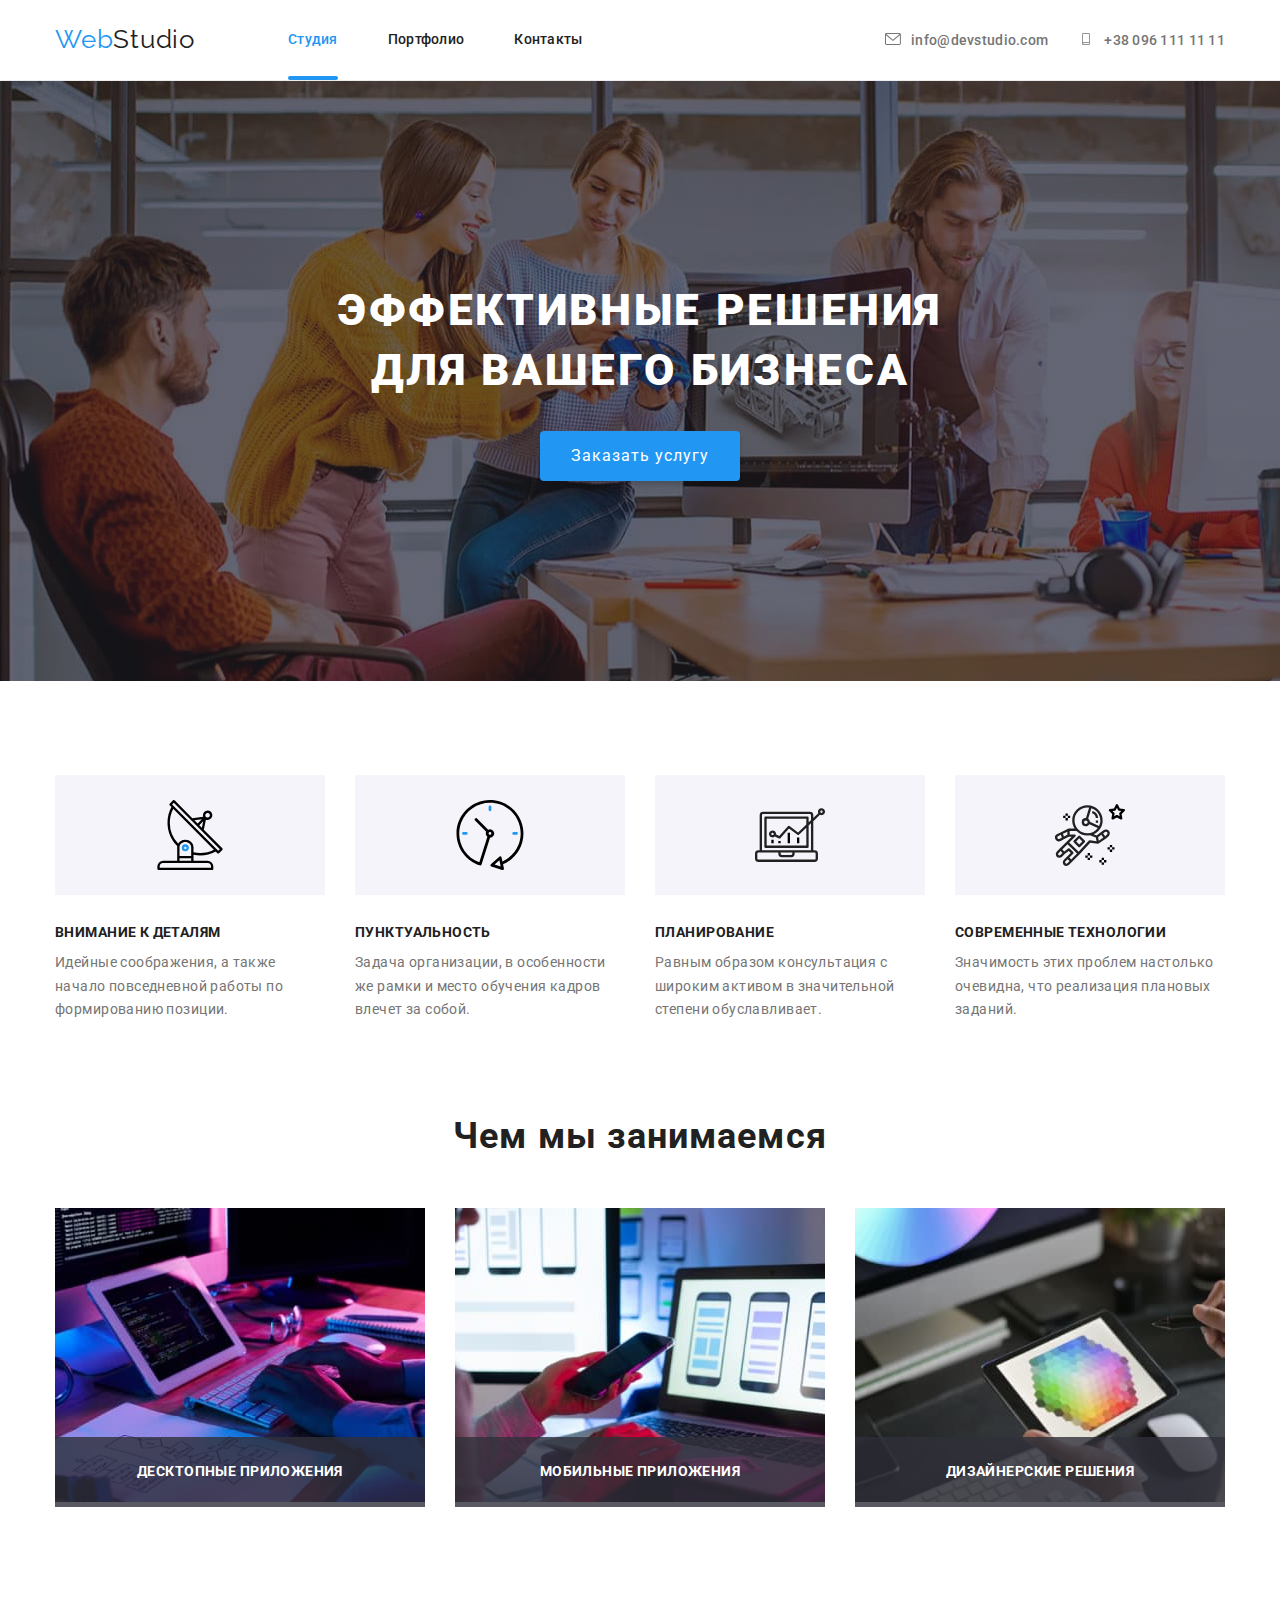
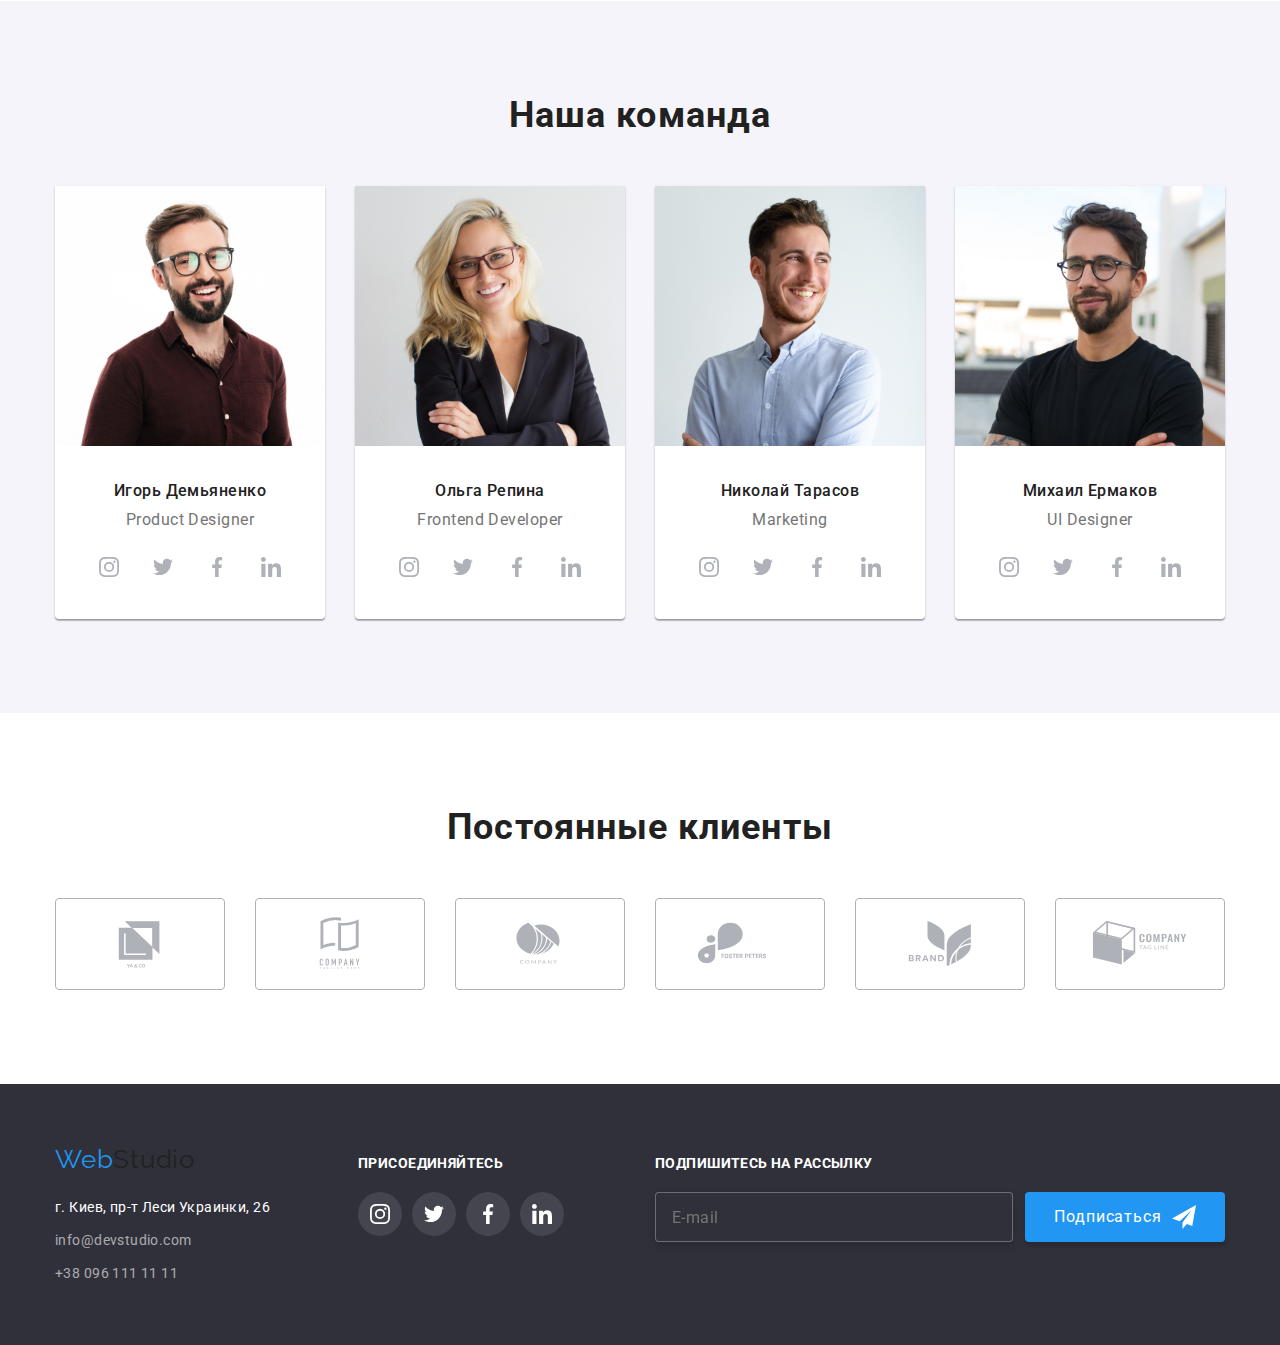
<file: index.html>
<!DOCTYPE html>
<html lang="ru">
<head>
    <meta charset="UTF-8">
    <meta http-equiv="X-UA-Compatible" content="IE=edge">
    <meta name="viewport" content="width=device-width, initial-scale=1.0">
    <title>Студия</title>
    <link href="https://fonts.googleapis.com/css2?family=Raleway:wght@700&family=Roboto:wght@400;500;700;900&display=swap"
        rel="stylesheet">
        <link rel="stylesheet"
         href="https://cdnjs.cloudflare.com/ajax/libs/modern-normalize/1.1.0/modern-normalize.min.css">
    <link rel="stylesheet" href="./css/main.min.css">
</head>
<body>

    <!-- Шапка сайта -->
    <header class="page-header">
        <div class="container page-header__container">
        <nav class="nav">
            <a href="./index.html" lang="en" class="logo"><span class="start-logo">Web</span>Studio</a>
    
            <ul class="site-nav">
                <li class="site-nav__item"><a href="./index.html" class="site-nav__link  site-nav__link--active site-nav__link--current">Студия</a></li>
                <li class="site-nav__item"><a href="./portfolio.html" class="site-nav__link">Портфолио</a></li>
                <li class="site-nav__item"><a href="" class="site-nav__link">Контакты</a></li>
            </ul>

        </nav>

        <ul class="contacts-list">
            <li class="contacts-list__item"><a href="mailto:info@devstudio.com" class="contacts-list__link"><svg class="contacts-list__icon" width="16" height="12">
                        <use href="./images/icons.svg#icon-envelope"></use>
                    </svg>info@devstudio.com</a></li>
            <li class="contacts-list__item"><a href="tel:+380961111111" class="contacts-list__link"><svg class="contacts-list__icon" width="16" height="12">
                        <use href="./images/icons.svg#icon-smartphone"></use>
                    </svg>+38 096 111 11 11</a></li>
        </ul>
        </div>
    </header>
    <main>

    <!-- Герой -->
    <section class="section hero">
        <div class="container">

        <h1 class="hero__title">Эффективные решения для вашего бизнеса</h1>
        
        <button type="button" class="hero__button button" data-modal-open>Заказать услугу</button>
        
        </div>
    </section>

    <!-- Преимущества -->

    <section class="advantages">
        <div class="container">
        <h2 class="visibility-hidden">Section skils</h2>
        <ul class="advantages__list">
            <li class="advantages__item">
                <div class="box-icons">
                <svg class="advantages__icons">
                    <use href="./images/icons.svg#icon-antenna"></use>
                    
                </svg>
                </div>
                <h3 class="advantages__title">Внимание к деталям</h3>
                <p class="advantages__text">Идейные соображения, а также начало повседневной работы по формированию позиции.</p>
            </li>
            <li class="advantages__item">
                <div class="box-icons">
                    <svg class="advantages__icons">
                        <use href="./images/icons.svg#icon-clock">
                        </use>
                    </svg>
                </div>
                <h3 class="advantages__title">Пунктуальность</h3>
                <p class="advantages__text">Задача организации, в особенности же рамки и место обучения кадров влечет за собой.</p>
            </li>
            <li class="advantages__item">
                <div class="box-icons">
                    <svg class="advantages__icons">
                        <use href="./images/icons.svg#icon-diagram">
                            
                        </use>
                    </svg>
                </div>
                <h3 class="advantages__title">Планирование</h3>
                <p class="advantages__text">Равным образом консультация с широким активом в значительной степени обуславливает.</p>
            </li>
            <li class="advantages__item">
                <div class="box-icons">
                    <svg class="advantages__icons">
                        <use href="./images/icons.svg#icon-astronaut">
                            
                        </use>
                    </svg>
                </div>
                <h3 class="advantages__title">Современные технологии</h3>
                <p class="advantages__text">Значимость этих проблем настолько очевидна, что реализация плановых заданий.</p>
            </li>
        </ul>
        </div>
    </section>

    <!-- Чем мы занимаемся -->

    <section class="section-works">
        <div class="container">

        <h2 class="section-title">Чем мы занимаемся</h2>

        <ul class="works">
            <li class="works__item">
                <div class="works__tumb">
                    <img src="./images/box_1.jpg" alt="Десктопные приложения" width=370>
                    <div class="works__text--absolute"><p class="works__text">Десктопные приложения</p></div>
                </div>
            </li>
            <li class="works__item">
                <div class="works__tumb">
                    <img src="./images/img.jpg" alt="Мобильные приложения" width=370>
                    <div class="works__text--absolute"><p class="works__text">Мобильные приложения</p></div>
                </div>
            </li>
            <li class="works__item">
                <div class="works__tumb"><img src="./images/img_1.jpg" alt="Дизайнерские решения" width=370>
                    <div class="works__text--absolute"><p class="works__text">Дизайнерские решения</p></div>
                </div>
            </li>
        </ul>
        </div>
    </section>

    <!-- Команда -->

    <section class="section-command">
        <div class="container">
        <h2 class="command__title">Наша команда</h2>
        <ul class="command">
            <li class="command__item">
                
                    <div class="member">
                        <img src="./images/ihor_demyanenko.jpg" alt="Игорь Демьяненко" width=270>
                        </div>
                        <div class="member__content">
                <h3 class="member__name">Игорь Демьяненко</h3>
                <p class="member__speciality" lang="en">Product Designer</p>
                
                <ul class="social-networks">
                    <li class="social-networks__item">
                        <a href="https://www.instagram.com/" class="social-networks__link"><svg class="social-networks__ikons">
                                <use href="./images/icons.svg#icon-instagram"></use>
                
                            </svg></a>
                    </li>
                    <li class="social-networks__item"><a href="https://twitter.com/" class="social-networks__link"><svg
                                class="social-networks__ikons">
                                <use href="./images/icons.svg#icon-twitter"></use>
                
                            </svg></a>
                    </li>
                    <li class="social-networks__item"><a href="https://www.facebook.com/" class="social-networks__link"><svg
                                class="social-networks__ikons">
                                <use href="./images/icons.svg#icon-facebook"></use>
                
                            </svg></a>
                    </li>
                    <li class="social-networks__item"><a href="https://www.linkedin.com/" class="social-networks__link"><svg
                                class="social-networks__ikons">
                                <use href="./images/icons.svg#icon-linkedin"></use>
                
                            </svg></a>
                    </li>
                </ul>
                </div>
            </li>

            <li class="command__item">
                
                    <div class="member">
                        <img src="./images/olga_repina.jpg" alt="Ольга Репина" width=270>
                    </div>
                    <div class="member__content">
                <h3 class="member__name">Ольга Репина</h3>
                <p class="member__speciality" lang="en">Frontend Developer</p>
                
                <ul class="social-networks">
                    <li class="social-networks__item">
                        <a href="https://www.instagram.com/" class="social-networks__link"><svg class="social-networks__ikons">
                                <use href="./images/icons.svg#icon-instagram"></use>
                
                            </svg></a>
                    </li>
                    <li class="social-networks__item"><a href="https://twitter.com/" class="social-networks__link"><svg
                                class="social-networks__ikons">
                                <use href="./images/icons.svg#icon-twitter"></use>
                
                            </svg></a>
                    </li>
                    <li class="social-networks__item"><a href="https://www.facebook.com/" class="social-networks__link"><svg
                                class="social-networks__ikons">
                                <use href="./images/icons.svg#icon-facebook"></use>
                
                            </svg></a>
                    </li>
                    <li class="social-networks__item"><a href="https://www.linkedin.com/" class="social-networks__link"><svg
                                class="social-networks__ikons">
                                <use href="./images/icons.svg#icon-linkedin"></use>
                
                            </svg></a>
                    </li>
                </ul>
                </div>
            </li>

            <li class="command__item">
                
                    <div class="member">
                        <img src="./images/nikolay_tarasov.jpg" alt="Николай Тарасов" width=270>
                    </div>
                    <div class="member__content">
                <h3 class="member__name">Николай Тарасов</h3>
                <p class="member__speciality" lang="en">Marketing</p>
                
                <ul class="social-networks">
                    <li class="social-networks__item">
                        <a href="https://www.instagram.com/" class="social-networks__link"><svg class="social-networks__ikons">
                                <use href="./images/icons.svg#icon-instagram"></use>
                                
                            </svg></a>
                    </li>
                    <li class="social-networks__item"><a href="https://twitter.com/" class="social-networks__link"><svg class="social-networks__ikons">
                                <use href="./images/icons.svg#icon-twitter"></use>
                                
                            </svg></a>
                    </li>
                    <li class="social-networks__item"><a href="https://www.facebook.com/" class="social-networks__link"><svg class="social-networks__ikons">
                                <use href="./images/icons.svg#icon-facebook"></use>
                            
                            </svg></a>
                    </li>
                    <li class="social-networks__item"><a href="https://www.linkedin.com/" class="social-networks__link"><svg class="social-networks__ikons">
                                <use href="./images/icons.svg#icon-linkedin"></use>
                                
                            </svg></a>
                    </li>
                </ul>
                </div>
            </li>

            <li class="command__item">
                
                    <div class="member">
                        <img src="./images/mikhail_ermakov.jpg" alt="Михаил Ермаков" width=270>
                    </div>
                    <div class="member__content">
                <h3 class="member__name">Михаил Ермаков</h3>
                <p class="member__speciality" lang="en">UI Designer</p>
                
                <ul class="social-networks">
                    <li class="social-networks__item">
                        <a href="https://www.instagram.com/" class="social-networks__link"><svg class="social-networks__ikons">
                                <use href="./images/icons.svg#icon-instagram"></use>
                
                            </svg></a>
                    </li>
                    <li class="social-networks__item"><a href="https://twitter.com/" class="social-networks__link"><svg
                                class="social-networks__ikons">
                                <use href="./images/icons.svg#icon-twitter"></use>
                
                            </svg></a>
                    </li>
                    <li class="social-networks__item"><a href="https://www.facebook.com/" class="social-networks__link"><svg
                                class="social-networks__ikons">
                                <use href="./images/icons.svg#icon-facebook"></use>
                
                            </svg></a>
                    </li>
                    <li class="social-networks__item"><a href="https://www.linkedin.com/" class="social-networks__link"><svg
                                class="social-networks__ikons">
                                <use href="./images/icons.svg#icon-linkedin"></use>
                
                            </svg></a>
                    </li>
                </ul>
                </div>
            </li>
        </ul>
        </div>
    </section>

    <!-- Постоянные клиенты -->

    <section class="section-clients">
        <div class="container">
    
            <h2 class="section-title">Постоянные клиенты</h2>
    
            <ul class="clients">
                <li class="clients__item"><a href="" class="clients__link"><svg class="clients__icon">
                        <use href="./images/icons.svg#icon-Logo1"></use>
                        
                    </svg></a>
                </li>
                <li class="clients__item"><a href="" class="clients__link"><svg class="clients__icon">
                            <use href="./images/icons.svg#icon-Logo2"></use>
                            
                        </svg></a>
                </li>
                <li class="clients__item"><a href="" class="clients__link"><svg class="clients__icon">
                            <use href="./images/icons.svg#icon-Logo3"></use>
                            
                        </svg></a>
                </li>
                <li class="clients__item"><a href="" class="clients__link"><svg class="clients__icon">
                            <use href="./images/icons.svg#icon-Logo4"></use>
                            
                        </svg></a>
                </li>
                <li class="clients__item"><a href="" class="clients__link"><svg class="clients__icon">
                            <use href="./images/icons.svg#icon-Logo5"></use>
                            
                        </svg></a>
                </li>
                <li class="clients__item"><a href="" class="clients__link"><svg class="clients__icon">
                            <use href="./images/icons.svg#icon-Logo6"></use>
                        </svg></a>
                </li>
                
            </ul>
        </div>
    </section>

    </main>

    <!-- Подвал -->

    <footer>
        <div class="container">
            <div class="footer">
                <div>
                    <a href="./index.html" lang="en" class="logo footer-logo"><span class="start-logo">Web</span>Studio</a>
                    
                    <address class="address">
                    
                        <p class="address__postal">г. Киев, пр-т Леси Украинки, 26</p>
                        <a href="mailto:info@devstudio.com" class="address__connect mail">info@devstudio.com</a>
                        <a href="tel:+380961111111" class="address__connect tel">+38 096 111 11 11</a>
                    </address>
                </div>
                <div class="footer__list-box">
                    <p class="footer__title">присоединяйтесь</p>
                    <ul class="footer__list">
                        <li class="footer__item">
                            <a href="https://www.instagram.com/" class="footer__social--link"><svg class="footer__social-network">
                                    <use href="./images/icons.svg#icon-instagram"></use>
                                     
                                </svg></a>
                        </li>
                        <li class="footer__item"><a href="https://twitter.com/" class="footer__social--link"><svg class="footer__social-network">
                                    <use href="./images/icons.svg#icon-twitter"></use>
                                </svg></a>
                        </li>
                        <li class="footer__item"><a href="https://www.facebook.com/" class="footer__social--link"><svg class="footer__social-network">
                                    <use href="./images/icons.svg#icon-facebook">
                                    </use>
                                </svg></a>
                        </li>
                        <li class="footer__item"><a href="https://www.linkedin.com/" class="footer__social--link"><svg class="footer__social-network">
                                    <use href="./images/icons.svg#icon-linkedin"></use>
                                </svg></a>
                        </li>
                    </ul>
                </div>
                <form class="footer__form">
                    <label for="footer-email" class="footer__label">Подпишитесь на рассылку</label>
                        <div class="footer__form-box">
                            <input type="email" id="footer-email" name="email" placeholder="E-mail" class="footer__input">
                            <button type="submit" class="footer__button button">Подписаться<svg class="footer__button--ikon">
                                <use href="./images/icons.svg#icon-icon-send">
                                </use>
                            </svg></button>
                        </div>
                </form>
            </div>
        
        </div>
    </footer>

    <div class="backdrop is-hidden" data-modal>
        <div class="modal">
            <button type="button" class="close-btn" data-modal-close><svg class="close-btn__icon">
                <use href="./images/icons.svg#icon-close-black"></use>
            </svg>
        </button>
        <p class="modal__title">Оставьте свои данные, мы вам перезвоним</p>
        <form action="" class="modal__form">
            
                <label for="user-name" class="modal__label">Имя</label>
                <div class="modal__input-box">
                <input type="name" id="user-name" name="user-name" placeholder="" class="modal__input">
                <svg class="modal__ikon">
                    <use href="./images/icons.svg#icon-person-black"></use>
                </svg>
            </div>
            
                <label for="user-tel" class="modal__label">Телефон</label>
                <div class="modal__input-box">
                <input type="tel" id="user-tel" name="user-tel" placeholder="" class="modal__input">
                <svg class="modal__ikon">
                    <use href="./images/icons.svg#icon-phone-black-18dp-1"></use>
                </svg>
            </div>
            
                <label for="user-email" class="modal__label">Почта</label>
                <div class="modal__input-box">
                <input type="email" id="user-email" name="user-email" placeholder="" class="modal__input">
                <svg class="modal__ikon">
                    <use href="./images/icons.svg#icon-email-black"></use>
                </svg>
            </div>
            <label for="user-comment" class="modal__label">Комментарий</label>
            <textarea type="text" id="user-comment" name="user-comment" placeholder="Введите текст" rows="5" class="modal__comment"></textarea>
            <div class="checkbox__tumb">
            <label for="checkbox" class="checkbox__label"><input type="checkbox" name="checkbox" id="checkbox" value="Соглашаюсь с рассылкой и принимаю" class="checkbox visibility-hidden">
            <span class="check"></span>Соглашаюсь с рассылкой и принимаю  <a href="" class="checkbox__link">Условия договора</a></label>
            </div>
            <button type="submit" class="modal-button button"><span class="modal-button-text">Отправить</span></button>
            
        </form>
        </div>
       
    </div>
    <script src="./js/modal.js"></script>
</body>
</html>
</file>
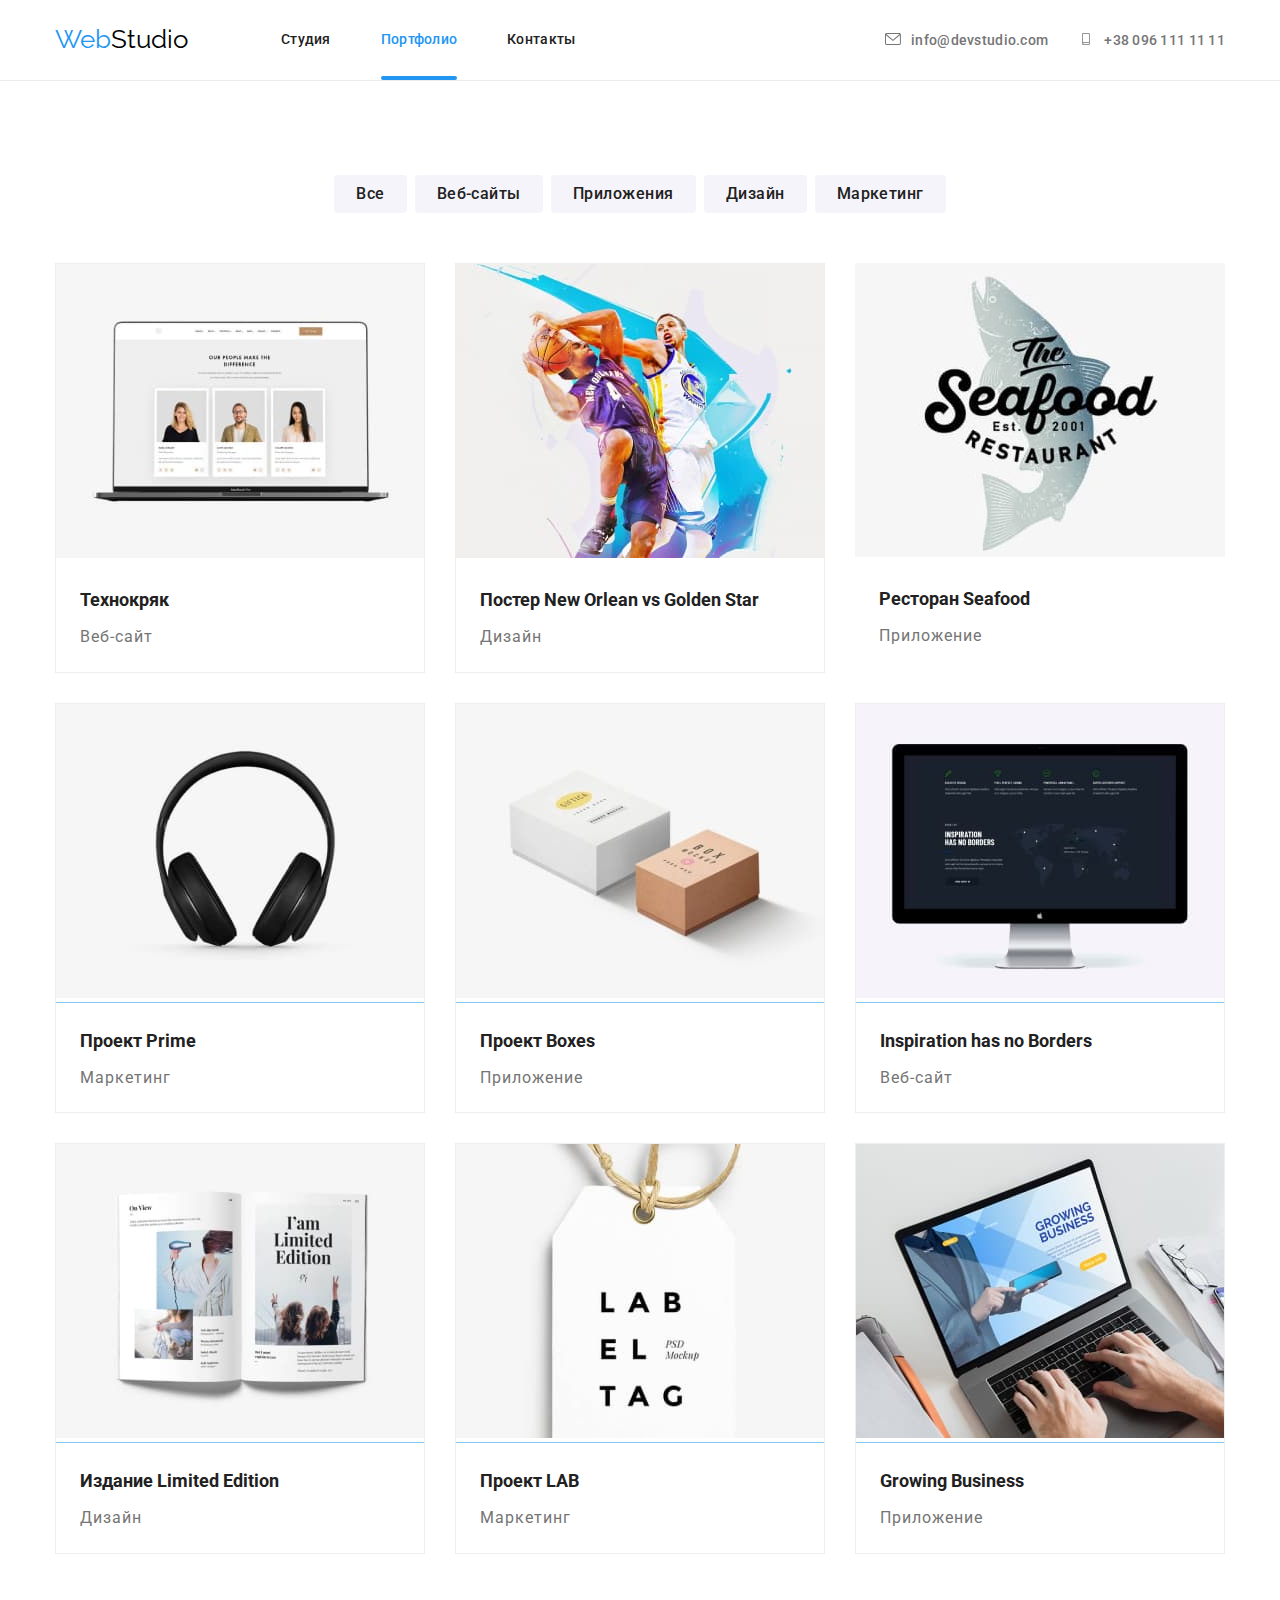
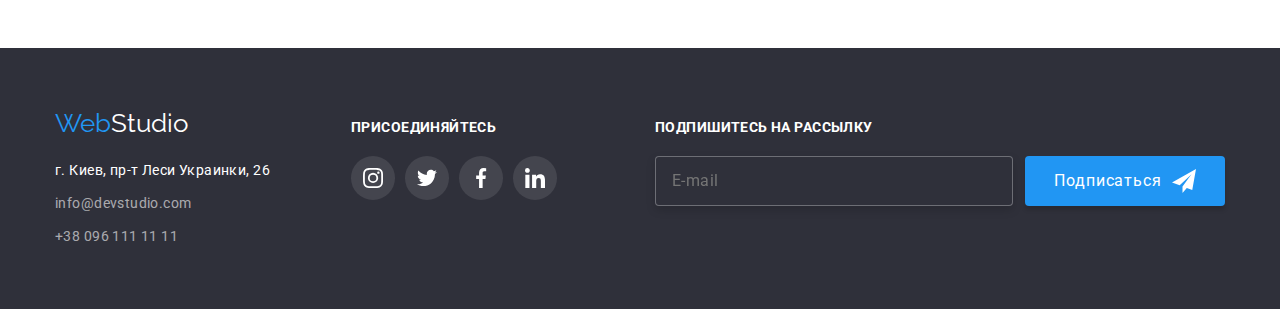
<file: portfolio.html>
<!DOCTYPE html>
<html lang="ru">

<head>
    <meta charset="UTF-8">
    <meta http-equiv="X-UA-Compatible" content="IE=edge">
    <meta name="viewport" content="width=device-width, initial-scale=1.0">
    <title>Студия</title>
    <link href="https://fonts.googleapis.com/css2?family=Raleway:wght@700&family=Roboto:wght@400;500;700;900&display=swap"
        rel="stylesheet">
        <link rel="stylesheet"
         href="https://cdnjs.cloudflare.com/ajax/libs/modern-normalize/1.1.0/modern-normalize.min.css">
    <link rel="stylesheet" href="./css/styles.css">
</head>

<body>

    <!-- Шапка сайта -->
<header class="page-header">
    <div class="container page-header__container">
        <nav class="nav">
            <a href="./index.html" lang="en" class="logo"><span class="start-logo">Web</span>Studio</a>

            <ul class="site-nav">
                <li class="site-nav__item"><a href="./index.html"
                        class="site-nav__link">Студия</a></li>
                <li class="site-nav__item"><a href="./portfolio.html" class="site-nav__link site-nav__link--active site-nav__link--current">Портфолио</a></li>
                <li class="site-nav__item"><a href="" class="site-nav__link">Контакты</a></li>
            </ul>

        </nav>

        <ul class="contacts-list">
            <li class="contacts-list__item"><a href="mailto:info@devstudio.com" class="contacts-list__link"><svg
                        class="contacts-list__icon" width="16" height="12">
                        <use href="./images/icons.svg#icon-envelope"></use>
                    </svg>info@devstudio.com</a></li>
            <li class="contacts-list__item"><a href="tel:+380961111111" class="contacts-list__link"><svg
                        class="contacts-list__icon" width="16" height="12">
                        <use href="./images/icons.svg#icon-smartphone"></use>
                    </svg>+38 096 111 11 11</a></li>
        </ul>
    </div>
</header>


    <main class="portfolio">

        <h1 class="visibility-hidden">Portfolio</h1>

        <section class="section-button">
        <div class="container">
        <ul class="list-buttons">
            <li class="list-buttons__item"><button type="button" class="list-buttons__btn">Все</button></li>
            <li class="list-buttons__item"><button type="button" class="list-buttons__btn">Веб-сайты</button></li>
            <li class="list-buttons__item"><button type="button" class="list-buttons__btn">Приложения</button></li>
            <li class="list-buttons__item"><button type="button" class="list-buttons__btn">Дизайн</button></li>
            <li class="list-buttons__item"><button type="button" class="list-buttons__btn">Маркетинг</button></li>
        </ul>
        
        <h2 class="visibility-hidden">Наши работы</h2>
        <ul class="cards">

            <li class="cards__item">
               <div class="card">
                <div class="card-hover-overlay"><img src="./images/portfolio_img_1.jpg" alt="Технокряк" width=370>
                <div class="hover-overlay">
                    <p class="hover-overlay-text">Технокряк это современная площадка распространения коронавируса. Компании используют
                        эту платформу для цифрового
                        шпионажа и атак на защищённые сервера конкурентов.</p>
                </div>
            </div>
                <div class="card__content">
                <h3 class="card__title">Технокряк</h3>
                <p class="card__text">Веб-сайт</p>
            </div>
            </div>
            
            </li>
            <li class="cards__item">
                <div class="card">
                    <div class="card-hover-overlay"><img src="./images/portfolio_img_2.jpg" alt="Постер New Orlean vs Golden Star" width=370>
                        <div class="hover-overlay">
                            <p class="hover-overlay-text">Технокряк это современная площадка распространения коронавируса. Компании
                                используют
                                эту платформу для цифрового
                                шпионажа и атак на защищённые сервера конкурентов.</p>
                        </div>
                </div>
                <div class="card__content">
                    <h3 class="card__title">Постер New Orlean vs Golden Star</h3>
                    <p class="card__text">Дизайн</p>
                </div>
                </div>
            </li class="cards__item">
            <li>
                <div class="card">
                    <div class="card-hover-overlay"><img src="./images/portfolio_img_3.jpg" alt="Ресторан Seafood" width=370>
                        <div class="hover-overlay">
                            <p class="hover-overlay-text">Технокряк это современная площадка распространения коронавируса. Компании
                                используют
                                эту платформу для цифрового
                                шпионажа и атак на защищённые сервера конкурентов.</p>
                        </div>
                </div>
                <div class="card__content">
                    <h3 class="card__title">Ресторан Seafood</h3>
                    <p class="card__text">Приложение</p>
                </div>
                </div>
            </li>
            <li class="cards__item">
                <div class="card">
                    <div class="card-hover-overlay"><img src="./images/portfolio_img_4.jpg" alt="Проект Prime" width=370>
                        <div class="hover-overlay">
                            <p class="hover-overlay-text">Технокряк это современная площадка распространения коронавируса. Компании
                                используют
                                эту платформу для цифрового
                                шпионажа и атак на защищённые сервера конкурентов.</p>
                        </div>
                </div>
                <div class="card__content">
                    <h3 class="card__title">Проект Prime</h3>
                    <p class="card__text">Маркетинг</p>
                </div>
                </div>
            </li>
            <li class="cards__item">
                <div class="card">
                    <div class="card-hover-overlay"><img src="./images/portfolio_img_5.jpg" alt="Проект Boxes" width=370>
                        <div class="hover-overlay">
                            <p class="hover-overlay-text">Технокряк это современная площадка распространения коронавируса. Компании
                                используют
                                эту платформу для цифрового
                                шпионажа и атак на защищённые сервера конкурентов.</p>
                        </div>
                </div>
                <div class="card__content">
                    <h3 class="card__title">Проект Boxes</h3>
                    <p class="card__text">Приложение</p>
                </div>
                </div>
            </li>
            <li class="cards__item">
                <div class="card">
                    <div class="card-hover-overlay"><img src="./images/portfolio_img_6.jpg" alt="Inspiration has no Borders" width=370>
                        <div class="hover-overlay">
                            <p class="hover-overlay-text">Технокряк это современная площадка распространения коронавируса. Компании
                                используют
                                эту платформу для цифрового
                                шпионажа и атак на защищённые сервера конкурентов.</p>
                        </div>
                </div>
                <div class="card__content">
                    <h3 class="card__title">Inspiration has no Borders</h3>
                    <p class="card__text">Веб-сайт</p>
                </div>
                </div>
            </li>
            <li class="cards__item">
                <div class="card">
                    <div class="card-hover-overlay"><img src="./images/portfolio_img_7.jpg" alt="Издание Limited Edition" width=370>
                        <div class="hover-overlay">
                            <p class="hover-overlay-text">Технокряк это современная площадка распространения коронавируса. Компании
                                используют
                                эту платформу для цифрового
                                шпионажа и атак на защищённые сервера конкурентов.</p>
                        </div>
                </div>
                <div class="card__content">
                    <h3 class="card__title">Издание Limited Edition</h3>
                    <p class="card__text">Дизайн</p>
                </div>
                </div>
            </li>
            <li class="cards__item">
                <div class="card">
                    <div class="card-hover-overlay"><img src="./images/portfolio_img_8.jpg" alt="Проект LAB" width=370>
                        <div class="hover-overlay">
                            <p class="hover-overlay-text">Технокряк это современная площадка распространения коронавируса. Компании
                                используют
                                эту платформу для цифрового
                                шпионажа и атак на защищённые сервера конкурентов.</p>
                        </div>
                </div>
                <div class="card__content">
                    <h3 class="card__title">Проект LAB</h3>
                    <p class="card__text">Маркетинг</p>
                </div>
                </div>
            </li>
            <li class="cards__item">
                <div class="card">
                    <div class="card-hover-overlay"><img src="./images/portfolio_img_9.jpg" alt="Growing Business">
                        <div class="hover-overlay">
                            <p class="hover-overlay-text">Технокряк это современная площадка распространения коронавируса. Компании
                                используют
                                эту платформу для цифрового
                                шпионажа и атак на защищённые сервера конкурентов.</p>
                        </div>
                </div>
                <div class="card__content">
                    <h3 class="card__title">Growing Business</h3>
                    <p class="card__text">Приложение</p>
                </div>
                </div>
            </li>
        </ul>
        </div>
        </section>

    </main>

    <footer>
        <div class="container">
            <div class="footer">
                <div>
                    <a href="./index.html" lang="en" class="logo footer-logo"><span class="start-logo">Web</span>Studio</a>
    
                    <address class="address">
    
                        <p class="address__postal">г. Киев, пр-т Леси Украинки, 26</p>
                        <a href="mailto:info@devstudio.com" class="address__connect mail">info@devstudio.com</a>
                        <a href="tel:+380961111111" class="address__connect tel">+38 096 111 11 11</a>
                    </address>
                </div>
                <div class="footer__list-box">
                    <p class="footer__title">присоединяйтесь</p>
                    <ul class="footer__list">
                        <li class="footer__item">
                            <a href="https://www.instagram.com/" class="footer__social--link"><svg
                                    class="footer__social-network">
                                    <use href="./images/icons.svg#icon-instagram"></use>
    
                                </svg></a>
                        </li>
                        <li class="footer__item"><a href="https://twitter.com/" class="footer__social--link"><svg
                                    class="footer__social-network">
                                    <use href="./images/icons.svg#icon-twitter"></use>
                                </svg></a>
                        </li>
                        <li class="footer__item"><a href="https://www.facebook.com/" class="footer__social--link"><svg
                                    class="footer__social-network">
                                    <use href="./images/icons.svg#icon-facebook">
                                    </use>
                                </svg></a>
                        </li>
                        <li class="footer__item"><a href="https://www.linkedin.com/" class="footer__social--link"><svg
                                    class="footer__social-network">
                                    <use href="./images/icons.svg#icon-linkedin"></use>
                                </svg></a>
                        </li>
                    </ul>
                </div>
                <form class="footer__form">
                    <label for="footer-email" class="footer__label">Подпишитесь на рассылку</label>
                    <div class="footer__form-box">
                        <input type="email" id="footer-email" name="email" placeholder="E-mail" class="footer__input">
                        <button type="submit" class="footer__button button">Подписаться<svg class="footer__button--ikon">
                                <use href="./images/icons.svg#icon-icon-send">
                                </use>
                            </svg></button>
                    </div>
                </form>
            </div>
    
        </div>
    </footer>

    

    </body>
    
    </html>
</file>
<file: css/styles.css>
:root {
  --primary-text-color: #212121;
  --title-text-color: #2196f3;
  --accent-color: #2196f3;
  --primary-white-color: #ffffff;
  --primary-black-color: #757575;
}

body {
  background-color: var(--primary-white-color);
  color: var(--primary-text-color);
  font-family: Roboto, sans-serif;
}

h1,
h2,
h3,
ul,
p {
  margin-top: 0px;
  margin-bottom: 0px;
}

ul {
  list-style: none;
  padding-left: 0;
}

h1,
h2 {
  text-align: center;
}

/* заголовки h2 */
.section-title {
  font-weight: 700;
  font-size: 36px;
  line-height: 1.16;
  text-align: center;
  letter-spacing: 0.03em;
  margin-bottom: 50px;
}

.button {
  width: 200px;
  height: 50px;
  background: #2196f3;
  box-shadow: 0px 4px 4px rgba(0, 0, 0, 0.15);
  border-radius: 4px;
  border: 0;
  display: flex;
  align-items: center;
  justify-content: center;
  margin-left: auto;
  margin-right: auto;
  cursor: pointer;
  font-size: 16px;
  line-height: 1.87;
  letter-spacing: 0.06em;
  color: var(--primary-white-color);
}

.visibility-hidden {
  visibility: hidden;
  position: absolute;
  clip: rect(0 0 0 0);
  width: 1px;
  height: 1px;
  margin: -1px;
}

.container {
  width: 1200px;
  margin-left: auto;
  margin-right: auto;
  padding-left: 15px;
  padding-right: 15px;
}
/* --------Шапка---------- */
.page-header {
  border-bottom: 1px solid #ececec;
}

.page-header__container {
  display: flex;
  align-items: center;
}

/* ---------лого------------ */
.logo {
  color: #000000;
  font-family: Raleway;
  font-size: 26px;
  line-height: 1.2;
  text-decoration: none;
  margin-right: 93px;
}

.start-logo {
  color: var(--title-text-color);
}

.footer-logo {
  margin-bottom: 20px;
  display: inline-block;
  color: var(--primary-white-color);
}

/* =======навигация=========== */

.nav {
  display: flex;
  align-items: center;
}

.site-nav {
  display: flex;
}

.site-nav__link {
  color: var(--primary-text-color);
  text-decoration: none;
  font-weight: 500;
  font-size: 14px;
  line-height: 1.14;
  letter-spacing: 0.02em;
  padding-top: 32px;
  padding-bottom: 32px;
  display: block;
  transition-property: color;
  transition-duration: 250ms;
  transition-timing-function: cubic-bezier(0.4, 0, 0.2, 1);
  position: relative;
}

.site-nav__item + .site-nav__item {
  margin-left: 50px;
}

.site-nav__link:hover,
.site-nav__link:focus {
  color: var(--accent-color);
}

.site-nav__link--active {
  color: var(--accent-color);
}

.site-nav__link--current::after {
  content: '';
  position: absolute;
  width: 100%;
  height: 4px;
  border-radius: 2px;
  background-color: var(--accent-color);
  display: block;
  bottom: 0px;
}

/*========= контакты =======*/

.contacts-list {
  display: flex;
  margin-left: auto;
}

.contacts-list__item + .contacts-list__item {
  margin-left: 30px;
}

.contacts-list__link {
  color: var(--primary-black-color);
  text-decoration: none;
  font-weight: 500;
  font-size: 14px;
  line-height: 1.14;
  letter-spacing: 0.02em;
  transition-property: color;
  transition-duration: 250ms;
  transition-timing-function: cubic-bezier(0.4, 0, 0.2, 1);
}

.contacts-list__link:hover,
.contacts-list__link:focus {
  color: var(--accent-color);
}

.contacts-list__icon {
  margin-right: 10px;
  fill: var(--primary-black-color);
  transition-property: fill;
  transition-duration: 250ms;
  transition-timing-function: cubic-bezier(0.4, 0, 0.2, 1);
}

.contacts-list__link:hover .contacts-list__icon,
.contacts-list__link:focus .contacts-list__icon {
  fill: var(--accent-color);
}

/* ================ герои=============== */
.hero {
  text-align: center;
  background-color: #2f303a;
  padding-top: 200px;
  padding-bottom: 200px;
  background-image: linear-gradient(rgba(47, 48, 58, 0.4), rgba(47, 48, 58, 0.4)),
    url(../images/hero.jpg);
}

.hero__title {
  color: var(--primary-white-color);
  font-weight: 900;
  font-size: 44px;
  line-height: 1.36;
  text-transform: uppercase;
  margin-bottom: 30px;
  margin-left: auto;
  margin-right: auto;
  width: 696px;
  letter-spacing: 0.06em;
}

/* секция скилов */

.advantages {
  padding-bottom: 94px;
  padding-top: 94px;
}

.advantages__list {
  display: flex;
  padding-left: 0;
}

.advantages__item {
  width: calc((100% - 90px) / 4);
  margin-right: 30px;
}

.advantages__item:nth-child(4n) {
  margin-right: 0;
}

.box-icons {
  width: 270px;
  height: 120px;
  background-color: #f5f4fa;
  text-align: center;
  margin-bottom: 30px;
  display: flex;
  align-items: center;
  justify-content: center;
}

.advantages__icons {
  width: 70px;
  height: 70px;
}

.advantages__title {
  font-weight: 700;
  font-size: 14px;
  line-height: 1.14;
  letter-spacing: 0.03em;
  text-transform: uppercase;
  margin-bottom: 10px;
}

.advantages__text {
  color: var(--primary-black-color);
  font-size: 14px;
  line-height: 1.71;
  letter-spacing: 0.03em;
}

/* секция Чем мы занимаемся */

.section-works {
  padding-bottom: 94px;
}

.works {
  display: flex;
  padding-left: 0;
}

.works__item {
  width: calc((100% - 60px) / 3);
  margin-right: 30px;
  display: block;
  max-width: 100%;
}

.works__item:nth-child(3n) {
  margin-right: 0;
}

.works__tumb {
  position: relative;
}

.works__text--absolute {
  position: absolute;
  width: 100%;
  height: 70px;
  bottom: 0;
  background: rgba(47, 48, 58, 0.8);
  display: flex;
  justify-content: center;
  align-items: center;
}

.works__text {
  display: block;
  font-weight: 700;
  font-size: 14px;
  line-height: 1.14;
  letter-spacing: 0.03em;
  text-transform: uppercase;
  color: #ffffff;
}

/* секция наша команда */

.section-command {
  background-color: #f5f4fa;
  margin-bottom: 0;
  padding-top: 94px;
  padding-bottom: 94px;
}

.command__title {
  margin-bottom: 50px;
  font-weight: 700;
  font-size: 36px;
  line-height: 1.16;
  text-align: center;
  letter-spacing: 0.03em;
}

.command {
  display: flex;
  padding-left: 0;
}

.command__item {
  width: calc((100% - 90px) / 4);
  margin-right: 30px;
  display: block;
  box-shadow: 0px 1px 3px rgba(0, 0, 0, 0.12), 0px 1px 1px rgba(0, 0, 0, 0.14),
    0px 2px 1px rgba(0, 0, 0, 0.2);
  border-radius: 0px 0px 4px 4px;
  background-color: var(--primary-white-color);
}

.command__item:nth-child(4n) {
  margin-right: 0;
}
.member__name {
  font-weight: 500;
  font-size: 16px;
  line-height: 1.19;
  text-align: center;
  letter-spacing: 0.03em;
  margin-bottom: 10px;
}

.member__speciality {
  color: var(--primary-black-color);
  font-size: 16px;
  line-height: 1.19;
  text-align: center;
  letter-spacing: 0.03em;
  margin-bottom: 16px;
}

.member__content {
  padding-top: 30px;
  padding-bottom: 30px;
}

.social-networks {
  display: flex;
  justify-content: center;
}

.social-networks__item {
  margin-right: 10px;
}

.social-networks__item:nth-child(4n) {
  margin-right: 0;
}

.social-networks__link {
  display: block;
  width: 44px;
  height: 44px;
  border-radius: 90px;
  padding: 12px;
  transition-property: background-color;
  transition-duration: 250ms;
  transition-timing-function: cubic-bezier(0.4, 0, 0.2, 1);
}

.social-networks__link:focus,
.social-networks__link:hover {
  background-color: var(--accent-color);
}

.social-networks__link:focus .social-networks__ikons,
.social-networks__link:hover .social-networks__ikons {
  fill: var(--primary-white-color);
}

.social-networks__ikons {
  display: block;
  width: 20px;
  height: 20px;
  fill: #afb1b8;
  transition-property: fill;
  transition-duration: 250ms;
  transition-timing-function: cubic-bezier(0.4, 0, 0.2, 1);
}

/* Наши постоянные клиенты */

.section-clients {
  padding-top: 94px;
  padding-bottom: 94px;
}

.clients {
  display: flex;
  padding-left: 0;
}

.clients__item {
  margin-right: 30px;
}

.clients__item:nth-child(6n) {
  margin-right: 0px;
}

.clients__link {
  width: 170px;
  height: 92px;
  border: 1px solid #afb1b8;
  border-radius: 4px;
  transition-property: border;
  transition-duration: 250ms;
  transition-timing-function: cubic-bezier(0.4, 0, 0.2, 1);
  display: flex;
  align-items: center;
  justify-content: center;
}

.clients__link:hover,
.clients__link:focus {
  border: 1px solid var(--accent-color);
}

.clients__link:focus .clients__icon,
.clients__link:hover .clients__icon {
  fill: var(--accent-color);
}

.clients__icon {
  display: block;
  width: 106px;
  height: 60px;
  fill: #afb1b8;
  transition-property: fill;
  transition-duration: 250ms;
  transition-timing-function: cubic-bezier(0.4, 0, 0.2, 1);
}

/* подвал */
footer {
  background-color: #2f303a;
  padding-top: 60px;
  padding-bottom: 60px;
}

.footer {
  display: flex;
}

.address__postal,
.address__connect {
  color: rgba(255, 255, 255, 0.6);
  text-decoration: none;
  font-size: 14px;
  line-height: 1.71;
  letter-spacing: 0.03em;
  font-style: normal;
  display: block;
  transition-property: color;
  transition-duration: 250ms;
  transition-timing-function: cubic-bezier(0.4, 0, 0.2, 1);
}

.address__postal {
  margin-bottom: 9px;
  color: var(--primary-white-color);
}

.mail {
  margin-bottom: 9px;
}

.address__connect:hover,
.address__connect:focus {
  color: var(--accent-color);
}

.footer__list-box {
  margin-left: 70px;
  padding-top: 12px;
}

.footer__title {
  font-weight: 700;
  font-size: 14px;
  line-height: 1.14;
  letter-spacing: 0.03em;
  text-transform: uppercase;
  color: var(--primary-white-color);
  margin-bottom: 20px;
}

.footer__list {
  display: flex;
  padding-left: 0;
}

.footer__item {
  margin-right: 10px;
}

.footer__item:nth-child(4n) {
  margin-right: 0px;
}

.footer__social--link {
  display: block;
  width: 44px;
  height: 44px;
  border-radius: 90px;
  padding: 12px;
  background-color: rgba(255, 255, 255, 0.1);
  transition-property: background-color;
  transition-duration: 250ms;
  transition-timing-function: cubic-bezier(0.4, 0, 0.2, 1);
}

.footer__social--link:nth-child(4n) {
  margin-right: 0px;
}

.footer__social--link:focus,
.footer__social--link:hover {
  background-color: var(--accent-color);
}

.footer__social-network {
  display: block;
  width: 20px;
  height: 20px;
  fill: var(--primary-white-color);
}

.footer__form {
  display: flex;
  flex-direction: column;
  margin-left: auto;
  padding-top: 12px;
}

.footer__label {
  display: block;
  margin-bottom: 20px;
  font-weight: 700;
  font-size: 14px;
  line-height: 1.14;
  letter-spacing: 0.03em;
  text-transform: uppercase;

  color: var(--primary-white-color);
}

.footer__form-box {
  display: flex;
}

.footer__input {
  width: 358px;
  height: 50px;
  border: 1px solid rgba(255, 255, 255, 0.3);
  box-sizing: border-box;
  filter: drop-shadow(0px 4px 4px rgba(0, 0, 0, 0.15));
  border-radius: 4px;
  margin-right: 12px;
  padding-left: 16px;
  background-color: rgba(47, 48, 58, 1);
  color: var(--primary-white-color);
}

.footer__input::placeholder {
  font-size: 16px;
  line-height: 1.25;
  letter-spacing: 0.03em;
}

.footer__button--ikon {
  height: 24px;
  width: 24px;
  fill: var(--primary-white-color);
  margin-left: 10px;
}

/* портфолио */

.portfolio {
  padding-top: 94px;
  padding-bottom: 94px;
}

.list-buttons {
  display: flex;
  justify-content: center;
  padding-left: 0;
  margin-bottom: 50px;
}

.list-buttons__item {
  margin-right: 8px;
}

.list-buttons__item:nth-child(5n) {
  margin-right: 0;
}

.list-buttons__btn {
  background-color: #f5f4fa;
  color: var(--primary-text-color);
  font-weight: 500;
  font-size: 16px;
  line-height: 1.62;
  text-align: center;
  letter-spacing: 0.03em;
  cursor: pointer;
  font-family: Roboto;
  border-radius: 4px;
  padding: 6px 22px;
  border: none;
  transition-property: background-color, color, filter;
  transition-duration: 250ms;
  transition-timing-function: cubic-bezier(0.4, 0, 0.2, 1);
}

.list-buttons__btn:hover,
.list-buttons__btn:focus {
  background-color: var(--accent-color);
  color: var(--primary-white-color);
  filter: drop-shadow(0px 4px 4px rgba(0, 0, 0, 0.25));
}

.cards {
  display: flex;
  flex-wrap: wrap;
  padding-left: 0;
}

.card {
  cursor: pointer;
  transition-property: box-shadow;
  transition-duration: 250ms;
  transition-timing-function: cubic-bezier(0.4, 0, 0.2, 1);
}

.card-hover-overlay {
  position: relative;
  overflow: hidden;
}

.hover-overlay {
  position: absolute;
  top: 0;
  left: 0;
  width: 100%;
  height: 100%;
  background: rgba(33, 150, 243, 0.9);
  padding: 63px 24px;
  transform: translateY(100%);
  transition-property: transform;
  transition-duration: 250ms;
  transition-timing-function: cubic-bezier(0.4, 0, 0.2, 1);
}

.hover-overlay-text {
  font-size: 18px;
  line-height: 1.56;
  letter-spacing: 0.03em;
  color: var(--primary-white-color);
}

.card:focus,
.card:hover {
  box-shadow: 0px 1px 1px rgba(0, 0, 0, 0.12), 0px 4px 4px rgba(0, 0, 0, 0.06),
    1px 4px 6px rgba(0, 0, 0, 0.16);
}

.card:hover .hover-overlay {
  transform: translateY(0);
}

.card__content {
  padding: 20px 24px;
}

.cards__item {
  margin-right: 30px;
  margin-bottom: 30px;
  width: calc((100% - 60px) / 3);
  border: 1px solid #eeeeee;
}

.cards__item:nth-child(3n) {
  margin-right: 0;
}

.cards__item:nth-last-child(-n + 3) {
  margin-bottom: 0;
}

.card__title {
  color: var(--primary-text-color);
  font-weight: 700;
  font-size: 18px;
  line-height: 2;
  margin-bottom: 4px;
}

.card__text {
  color: var(--primary-black-color);
  font-size: 16px;
  line-height: 1.87;
  letter-spacing: 0.06em;
}

/* ===========Модальное окно========= */

.backdrop {
  position: fixed;
  top: 0;
  width: 100vw;
  height: 100vh;
  background: rgba(0, 0, 0, 0.2);
  display: flex;
  justify-content: center;
  align-items: center;
  transition: opacity 250ms cubic-bezier(0.4, 0, 0.2, 1),
    visibility 250ms cubic-bezier(0.4, 0, 0.2, 1);
}

.backdrop.is-hidden {
  opacity: 0;
  visibility: hidden;
  pointer-events: none;
}

.modal {
  position: relative;
  width: 528px;
  height: 581px;
  background-color: rgba(255, 255, 255, 1);
  border-radius: 4px;
  padding: 40px;
}

.close-btn {
  position: absolute;
  right: 14px;
  top: 14px;
  width: 30px;
  height: 30px;
  background: #ffffff;
  border: 1px solid rgba(0, 0, 0, 0.1);
  box-sizing: border-box;
  border-radius: 50%;
  display: flex;
  align-items: center;
  justify-content: center;
}

.close-btn__icon {
  width: 30px;
  height: 30px;
  transition-property: fill;
  transition-duration: 250ms;
  transition-timing-function: cubic-bezier(0.4, 0, 0.2, 1);
}

.close-btn:hover .close-btn__icon {
  fill: var(--accent-color);
}

.modal__title {
  font-weight: 700;
  font-size: 20px;
  line-height: 1.15;
  text-align: center;
  letter-spacing: 0.03em;
  color: var(--primary-text-color);
  margin-bottom: 12px;
}

.modal__form {
  display: flex;
  flex-direction: column;
}

.modal__label {
  margin-bottom: 4px;
  font-size: 12px;
  line-height: 1.16;
  letter-spacing: 0.01em;
  color: #757575;
  cursor: pointer;
}

.modal__input-box {
  position: relative;
}

.modal__input {
  margin-bottom: 10px;
  height: 40px;
  width: 448px;
  border: 1px solid rgba(33, 33, 33, 0.2);
  box-sizing: border-box;
  border-radius: 4px;
  padding-left: 42px;
  cursor: pointer;
  transition-property: border;
  transition-duration: 250ms;
  transition-timing-function: cubic-bezier(0.4, 0, 0.2, 1);
}

.modal__input:focus {
  border: 1px solid var(--accent-color);
  outline: none;
}

.modal__ikon {
  width: 18px;
  height: 18px;
  fill: var(--primary-text-color);
  position: absolute;
  display: block;
  top: 11px;
  left: 12px;
  transition-property: fill;
  transition-duration: 250ms;
  transition-timing-function: cubic-bezier(0.4, 0, 0.2, 1);
}

.modal__input:focus + .modal__ikon {
  fill: var(--accent-color);
}

.modal__comment {
  margin-bottom: 20px;
  min-height: 120px;
  border: 1px solid rgba(33, 33, 33, 0.2);
  box-sizing: border-box;
  border-radius: 4px;
  font-size: 12px;
  line-height: 14px;
  letter-spacing: 0.01em;
  padding: 12px 16px;
  color: rgba(117, 117, 117, 0.5);
  resize: none;
  transition-property: border;
  transition-duration: 250ms;
  transition-timing-function: cubic-bezier(0.4, 0, 0.2, 1);
  outline: none;
}

.modal__comment:focus {
  border: 1px solid var(--accent-color);
}

.checkbox__tumb {
  display: flex;
  align-items: center;
  justify-content: center;
  margin-bottom: 30px;
}
.checkbox__label {
  font-size: 14px;
  line-height: 1.71;
  letter-spacing: 0.03em;
  color: #757575;
  display: flex;
  align-items: center;
  justify-content: center;
}

.checkbox {
  visibility: hidden;
  position: absolute;
  clip: rect(0 0 0 0);
  width: 1px;
  height: 1px;
  margin: -1px;
}

.checkbox:checked + .check {
  background-image: url(../images/icon-check.svg);
  background-size: contain;
  background-origin: border-box;
  border-color: transparent;
}

.check {
  display: inline-block;
  width: 16px;
  height: 15px;
  border: 2px solid var(--primary-text-color);
  border-radius: 4px;
  margin-right: 7px;
  transition-property: all;
  transition-duration: 250ms;
  transition-timing-function: cubic-bezier(0.4, 0, 0.2, 1);
}

.checkbox__link {
  color: var(--title-text-color);
  font-size: 14px;
  line-height: 1.71;
  letter-spacing: 0.03em;
}

.modal__button {
  font-size: 16px;
  line-height: 1.87;
  letter-spacing: 0.06em;
  color: var(--primary-white-color);
}
</file>
<file: css/main.min.css>
body{background-color:#fff;color:#212121;font-family:Roboto, sans-serif}h1,h2,h3,ul,p{margin-top:0px;margin-bottom:0px}ul{list-style:none;padding-left:0}h1,h2{text-align:center}.section-title{font-weight:700;font-size:36px;line-height:1.16;text-align:center;letter-spacing:0.03em;margin-bottom:50px}.button{width:200px;height:50px;background:#2196f3;-webkit-box-shadow:0px 4px 4px rgba(0,0,0,0.15);box-shadow:0px 4px 4px rgba(0,0,0,0.15);border-radius:4px;border:0;display:-webkit-box;display:-ms-flexbox;display:flex;-webkit-box-align:center;-ms-flex-align:center;align-items:center;-webkit-box-pack:center;-ms-flex-pack:center;justify-content:center;margin-left:auto;margin-right:auto;cursor:pointer;font-size:16px;line-height:1.87;letter-spacing:0.06em;color:#fff}.visibility-hidden{visibility:hidden;position:absolute;clip:rect(0 0 0 0);width:1px;height:1px;margin:-1px}.container{width:1200px;margin-left:auto;margin-right:auto;padding-left:15px;padding-right:15px}.page-header{border-bottom:1px solid #ececec}.page-header__container{display:-webkit-box;display:-ms-flexbox;display:flex;-webkit-box-align:center;-ms-flex-align:center;align-items:center}.logo{font-family:Raleway;font-size:26px;line-height:1.2;letter-spacing:0.03em;text-decoration:none;margin-right:93px;color:#212121}.start-logo{color:#2196f3}.footer-logo{margin-bottom:20px;display:inline-block;color:#212121}.nav{display:-webkit-box;display:-ms-flexbox;display:flex;-webkit-box-align:center;-ms-flex-align:center;align-items:center}.site-nav{display:-webkit-box;display:-ms-flexbox;display:flex}.site-nav__link{color:#212121;text-decoration:none;font-weight:500;font-size:14px;line-height:1.14;letter-spacing:0.02em;padding-top:32px;padding-bottom:32px;display:block;-webkit-transition-property:color;transition-property:color;-webkit-transition-duration:250ms;transition-duration:250ms;-webkit-transition-timing-function:cubic-bezier(0.4, 0, 0.2, 1);transition-timing-function:cubic-bezier(0.4, 0, 0.2, 1);position:relative}.site-nav__link:hover,.site-nav__link:focus{color:#2196f3}.site-nav__item+.site-nav__item{margin-left:50px}.site-nav__link--active{color:#2196f3}.site-nav__link--current::after{content:'';position:absolute;width:100%;height:4px;border-radius:2px;background-color:#2196f3;display:block;bottom:0px}.contacts-list{display:-webkit-box;display:-ms-flexbox;display:flex;margin-left:auto}.contacts-list__item+.contacts-list__item{margin-left:30px}.contacts-list__link{color:#757575;text-decoration:none;font-weight:500;font-size:14px;line-height:1.14;letter-spacing:0.02em;-webkit-transition-property:color;transition-property:color;-webkit-transition-duration:250ms;transition-duration:250ms;-webkit-transition-timing-function:cubic-bezier(0.4, 0, 0.2, 1);transition-timing-function:cubic-bezier(0.4, 0, 0.2, 1)}.contacts-list__link:hover,.contacts-list__link:focus{color:#2196f3}.contacts-list__icon{margin-right:10px;fill:#757575;-webkit-transition-property:fill;transition-property:fill;-webkit-transition-duration:250ms;transition-duration:250ms;-webkit-transition-timing-function:cubic-bezier(0.4, 0, 0.2, 1);transition-timing-function:cubic-bezier(0.4, 0, 0.2, 1)}.contacts-list__link:hover .contacts-list__icon,.contacts-list__link:focus .contacts-list__icon{fill:#2196f3}.hero{text-align:center;background-color:#2f303a;padding-top:200px;padding-bottom:200px;background-image:-webkit-gradient(linear, left top, left bottom, from(rgba(47,48,58,0.4)), to(rgba(47,48,58,0.4))),url(../images/hero.jpg);background-image:linear-gradient(rgba(47,48,58,0.4), rgba(47,48,58,0.4)),url(../images/hero.jpg)}.hero__title{color:#fff;font-weight:900;font-size:44px;line-height:1.36;text-transform:uppercase;margin-bottom:30px;margin-left:auto;margin-right:auto;width:696px;letter-spacing:0.06em}.advantages{padding-bottom:94px;padding-top:94px}.advantages__list{display:-webkit-box;display:-ms-flexbox;display:flex;padding-left:0}.advantages__item{width:calc((100% - 90px) / 4);margin-right:30px}.advantages__item:nth-child(4n){margin-right:0}.box-icons{width:270px;height:120px;background-color:#f5f4fa;text-align:center;margin-bottom:30px;display:-webkit-box;display:-ms-flexbox;display:flex;-webkit-box-align:center;-ms-flex-align:center;align-items:center;-webkit-box-pack:center;-ms-flex-pack:center;justify-content:center}.advantages__icons{width:70px;height:70px}.advantages__title{font-weight:700;font-size:14px;line-height:1.14;letter-spacing:0.03em;text-transform:uppercase;margin-bottom:10px}.advantages__text{color:#757575;font-size:14px;line-height:1.71;letter-spacing:0.03em}.section-works{padding-bottom:94px}.works{display:-webkit-box;display:-ms-flexbox;display:flex;padding-left:0}.works__item{width:calc((100% - 60px) / 3);margin-right:30px;display:block;max-width:100%}.works__item:nth-child(3n){margin-right:0}.works__tumb{position:relative}.works__text--absolute{position:absolute;width:100%;height:70px;bottom:0;background:rgba(47,48,58,0.8);display:-webkit-box;display:-ms-flexbox;display:flex;-webkit-box-pack:center;-ms-flex-pack:center;justify-content:center;-webkit-box-align:center;-ms-flex-align:center;align-items:center}.works__text{display:block;font-weight:700;font-size:14px;line-height:1.14;letter-spacing:0.03em;text-transform:uppercase;color:#fff}.section-command{background-color:#f5f4fa;margin-bottom:0;padding-top:94px;padding-bottom:94px}.command__title{margin-bottom:50px;font-weight:700;font-size:36px;line-height:1.16;text-align:center;letter-spacing:0.03em}.command{display:-webkit-box;display:-ms-flexbox;display:flex;padding-left:0}.command__item{width:calc((100% - 90px) / 4);margin-right:30px;display:block;-webkit-box-shadow:0px 1px 3px rgba(0,0,0,0.12),0px 1px 1px rgba(0,0,0,0.14),0px 2px 1px rgba(0,0,0,0.2);box-shadow:0px 1px 3px rgba(0,0,0,0.12),0px 1px 1px rgba(0,0,0,0.14),0px 2px 1px rgba(0,0,0,0.2);border-radius:0px 0px 4px 4px;background-color:#fff}.command__item:nth-child(4n){margin-right:0}.member__name{font-weight:500;font-size:16px;line-height:1.19;text-align:center;letter-spacing:0.03em;margin-bottom:10px}.member__speciality{color:#757575;font-size:16px;line-height:1.19;text-align:center;letter-spacing:0.03em;margin-bottom:16px}.member__content{padding-top:30px;padding-bottom:30px}.social-networks{display:-webkit-box;display:-ms-flexbox;display:flex;-webkit-box-pack:center;-ms-flex-pack:center;justify-content:center}.social-networks__item{margin-right:10px}.social-networks__item:nth-child(4n){margin-right:0}.social-networks__link{display:block;width:44px;height:44px;border-radius:90px;padding:12px;-webkit-transition-property:background-color;transition-property:background-color;-webkit-transition-duration:250ms;transition-duration:250ms;-webkit-transition-timing-function:cubic-bezier(0.4, 0, 0.2, 1);transition-timing-function:cubic-bezier(0.4, 0, 0.2, 1)}.social-networks__link:focus,.social-networks__link:hover{background-color:#2196f3}.social-networks__ikons{display:block;width:20px;height:20px;fill:#afb1b8;-webkit-transition-property:fill;transition-property:fill;-webkit-transition-duration:250ms;transition-duration:250ms;-webkit-transition-timing-function:cubic-bezier(0.4, 0, 0.2, 1);transition-timing-function:cubic-bezier(0.4, 0, 0.2, 1)}.social-networks__link:focus .social-networks__ikons,.social-networks__link:hover .social-networks__ikons{fill:#fff}.section-clients{padding-top:94px;padding-bottom:94px}.clients{display:-webkit-box;display:-ms-flexbox;display:flex;padding-left:0}.clients__item{margin-right:30px}.clients__item:nth-child(6n){margin-right:0px}.clients__link{width:170px;height:92px;border:1px solid #afb1b8;border-radius:4px;-webkit-transition-property:border;transition-property:border;-webkit-transition-duration:250ms;transition-duration:250ms;-webkit-transition-timing-function:cubic-bezier(0.4, 0, 0.2, 1);transition-timing-function:cubic-bezier(0.4, 0, 0.2, 1);display:-webkit-box;display:-ms-flexbox;display:flex;-webkit-box-align:center;-ms-flex-align:center;align-items:center;-webkit-box-pack:center;-ms-flex-pack:center;justify-content:center}.clients__link:hover,.clients__link:focus{border:1px solid #2196f3}.clients__icon{display:block;width:106px;height:60px;fill:#afb1b8;-webkit-transition-property:fill;transition-property:fill;-webkit-transition-duration:250ms;transition-duration:250ms;-webkit-transition-timing-function:cubic-bezier(0.4, 0, 0.2, 1);transition-timing-function:cubic-bezier(0.4, 0, 0.2, 1)}.clients__link:focus .clients__icon,.clients__link:hover .clients__icon{fill:#2196f3}footer{background-color:#2f303a;padding-top:60px;padding-bottom:60px}.footer{display:-webkit-box;display:-ms-flexbox;display:flex}.address__postal,.address__connect{color:rgba(255,255,255,0.6);text-decoration:none;font-size:14px;line-height:1.71;letter-spacing:0.03em;font-style:normal;display:block;-webkit-transition-property:color;transition-property:color;-webkit-transition-duration:250ms;transition-duration:250ms;-webkit-transition-timing-function:cubic-bezier(0.4, 0, 0.2, 1);transition-timing-function:cubic-bezier(0.4, 0, 0.2, 1)}.address__postal{margin-bottom:9px;color:#fff}.mail{margin-bottom:9px}.address__connect:hover,.address__connect:focus{color:#2196f3}.footer__list-box{margin-left:70px;padding-top:12px}.footer__title{font-weight:700;font-size:14px;line-height:1.14;letter-spacing:0.03em;text-transform:uppercase;color:#fff;margin-bottom:20px}.footer__list{display:-webkit-box;display:-ms-flexbox;display:flex;padding-left:0}.footer__item{margin-right:10px}.footer__item:nth-child(4n){margin-right:0px}.footer__social--link{display:block;width:44px;height:44px;border-radius:90px;padding:12px;background-color:rgba(255,255,255,0.1);-webkit-transition-property:background-color;transition-property:background-color;-webkit-transition-duration:250ms;transition-duration:250ms;-webkit-transition-timing-function:cubic-bezier(0.4, 0, 0.2, 1);transition-timing-function:cubic-bezier(0.4, 0, 0.2, 1)}.footer__social--link:nth-child(4n){margin-right:0px}.footer__social--link:focus,.footer__social--link:hover{background-color:#2196f3}.footer__social-network{display:block;width:20px;height:20px;fill:#fff}.footer__form{display:-webkit-box;display:-ms-flexbox;display:flex;-webkit-box-orient:vertical;-webkit-box-direction:normal;-ms-flex-direction:column;flex-direction:column;margin-left:auto;padding-top:12px}.footer__label{display:block;margin-bottom:20px;font-weight:700;font-size:14px;line-height:1.14;letter-spacing:0.03em;text-transform:uppercase;color:#fff}.footer__form-box{display:-webkit-box;display:-ms-flexbox;display:flex}.footer__input{width:358px;height:50px;border:1px solid rgba(255,255,255,0.3);-webkit-box-sizing:border-box;box-sizing:border-box;-webkit-filter:drop-shadow(0px 4px 4px rgba(0,0,0,0.15));filter:drop-shadow(0px 4px 4px rgba(0,0,0,0.15));border-radius:4px;margin-right:12px;padding-left:16px;background-color:#2f303a;color:#fff}.footer__input::-webkit-input-placeholder{font-size:16px;line-height:1.25;letter-spacing:0.03em}.footer__input:-ms-input-placeholder{font-size:16px;line-height:1.25;letter-spacing:0.03em}.footer__input::-ms-input-placeholder{font-size:16px;line-height:1.25;letter-spacing:0.03em}.footer__input::placeholder{font-size:16px;line-height:1.25;letter-spacing:0.03em}.footer__button--ikon{height:24px;width:24px;fill:#fff;margin-left:10px}.portfolio{padding-top:94px;padding-bottom:94px}.list-buttons{display:-webkit-box;display:-ms-flexbox;display:flex;-webkit-box-pack:center;-ms-flex-pack:center;justify-content:center;padding-left:0;margin-bottom:50px}.list-buttons__item{margin-right:8px}.list-buttons__item:nth-child(5n){margin-right:0}.list-buttons__btn{background-color:#f5f4fa;color:#212121;font-weight:500;font-size:16px;line-height:1.62;text-align:center;letter-spacing:0.03em;cursor:pointer;border-radius:4px;padding:6px 22px;border:none;-webkit-transition-property:background-color, color, -webkit-filter;transition-property:background-color, color, -webkit-filter;transition-property:background-color, color, filter;transition-property:background-color, color, filter, -webkit-filter;-webkit-transition-duration:250ms;transition-duration:250ms;-webkit-transition-timing-function:cubic-bezier(0.4, 0, 0.2, 1);transition-timing-function:cubic-bezier(0.4, 0, 0.2, 1)}.list-buttons__btn:hover,.list-buttons__btn:focus{background-color:#2196f3;color:#fff;-webkit-filter:drop-shadow(0px 4px 4px rgba(0,0,0,0.25));filter:drop-shadow(0px 4px 4px rgba(0,0,0,0.25))}.cards{display:-webkit-box;display:-ms-flexbox;display:flex;-ms-flex-wrap:wrap;flex-wrap:wrap;padding-left:0}.card{cursor:pointer;-webkit-transition-property:-webkit-box-shadow;transition-property:-webkit-box-shadow;transition-property:box-shadow;transition-property:box-shadow, -webkit-box-shadow;-webkit-transition-duration:250ms;transition-duration:250ms;-webkit-transition-timing-function:cubic-bezier(0.4, 0, 0.2, 1);transition-timing-function:cubic-bezier(0.4, 0, 0.2, 1)}.card:focus,.card:hover{-webkit-box-shadow:0px 1px 1px rgba(0,0,0,0.12),0px 4px 4px rgba(0,0,0,0.06),1px 4px 6px rgba(0,0,0,0.16);box-shadow:0px 1px 1px rgba(0,0,0,0.12),0px 4px 4px rgba(0,0,0,0.06),1px 4px 6px rgba(0,0,0,0.16)}.card:hover .hover-overlay{-webkit-transform:translateY(0);transform:translateY(0)}.card-hover-overlay{position:relative;overflow:hidden}.hover-overlay{position:absolute;top:0;left:0;width:100%;height:100%;background:rgba(33,150,243,0.9);padding:63px 24px;-webkit-transform:translateY(100%);transform:translateY(100%);-webkit-transition-property:-webkit-transform;transition-property:-webkit-transform;transition-property:transform;transition-property:transform, -webkit-transform;-webkit-transition-duration:250ms;transition-duration:250ms;-webkit-transition-timing-function:cubic-bezier(0.4, 0, 0.2, 1);transition-timing-function:cubic-bezier(0.4, 0, 0.2, 1)}.hover-overlay-text{font-size:18px;line-height:1.56;letter-spacing:0.03em;color:#fff}.card__content{padding:20px 24px}.cards__item{margin-right:30px;margin-bottom:30px;width:calc((100% - 60px) / 3);border:1px solid #eeeeee}.cards__item:nth-child(3n){margin-right:0}.cards__item:nth-last-child(-n+3){margin-bottom:0}.card__title{color:#212121;font-weight:700;font-size:18px;line-height:2;margin-bottom:4px}.card__text{color:#757575;font-size:16px;line-height:1.87;letter-spacing:0.06em}.backdrop{position:fixed;top:0;width:100vw;height:100vh;background:rgba(0,0,0,0.2);display:-webkit-box;display:-ms-flexbox;display:flex;-webkit-box-pack:center;-ms-flex-pack:center;justify-content:center;-webkit-box-align:center;-ms-flex-align:center;align-items:center;-webkit-transition:opacity 250ms cubic-bezier(0.4, 0, 0.2, 1),visibility 250ms cubic-bezier(0.4, 0, 0.2, 1);transition:opacity 250ms cubic-bezier(0.4, 0, 0.2, 1),visibility 250ms cubic-bezier(0.4, 0, 0.2, 1)}.backdrop.is-hidden{opacity:0;visibility:hidden;pointer-events:none}.modal{position:relative;width:528px;height:581px;background-color:#fff;border-radius:4px;padding:40px}.close-btn{position:absolute;right:14px;top:14px;width:30px;height:30px;background:#ffffff;border:1px solid rgba(0,0,0,0.1);-webkit-box-sizing:border-box;box-sizing:border-box;border-radius:50%;display:-webkit-box;display:-ms-flexbox;display:flex;-webkit-box-align:center;-ms-flex-align:center;align-items:center;-webkit-box-pack:center;-ms-flex-pack:center;justify-content:center}.close-btn__icon{width:30px;height:30px;-webkit-transition-property:fill;transition-property:fill;-webkit-transition-duration:250ms;transition-duration:250ms;-webkit-transition-timing-function:cubic-bezier(0.4, 0, 0.2, 1);transition-timing-function:cubic-bezier(0.4, 0, 0.2, 1)}.close-btn:hover .close-btn__icon{fill:#2196f3}.modal__title{font-weight:700;font-size:20px;line-height:1.15;text-align:center;letter-spacing:0.03em;color:#212121;margin-bottom:12px}.modal__form{display:-webkit-box;display:-ms-flexbox;display:flex;-webkit-box-orient:vertical;-webkit-box-direction:normal;-ms-flex-direction:column;flex-direction:column}.modal__label{margin-bottom:4px;font-size:12px;line-height:1.16;letter-spacing:0.01em;color:#757575;cursor:pointer}.modal__input-box{position:relative}.modal__input{margin-bottom:10px;height:40px;width:448px;border:1px solid rgba(33,33,33,0.2);-webkit-box-sizing:border-box;box-sizing:border-box;border-radius:4px;padding-left:42px;cursor:pointer;-webkit-transition-property:border;transition-property:border;-webkit-transition-duration:250ms;transition-duration:250ms;-webkit-transition-timing-function:cubic-bezier(0.4, 0, 0.2, 1);transition-timing-function:cubic-bezier(0.4, 0, 0.2, 1)}.modal__input:focus{border:1px solid #2196f3;outline:none}.modal__ikon{width:18px;height:18px;fill:#212121;position:absolute;display:block;top:11px;left:12px;-webkit-transition-property:fill;transition-property:fill;-webkit-transition-duration:250ms;transition-duration:250ms;-webkit-transition-timing-function:cubic-bezier(0.4, 0, 0.2, 1);transition-timing-function:cubic-bezier(0.4, 0, 0.2, 1)}.modal__input:focus+.modal__ikon{fill:#2196f3}.modal__comment{margin-bottom:20px;min-height:120px;border:1px solid rgba(33,33,33,0.2);-webkit-box-sizing:border-box;box-sizing:border-box;border-radius:4px;font-size:12px;line-height:1.16;letter-spacing:0.01em;padding:12px 16px;color:#212121;resize:none;-webkit-transition-property:border;transition-property:border;-webkit-transition-duration:250ms;transition-duration:250ms;-webkit-transition-timing-function:cubic-bezier(0.4, 0, 0.2, 1);transition-timing-function:cubic-bezier(0.4, 0, 0.2, 1);outline:none}.modal__comment:focus{border:1px solid #2196f3}.modal__comment::-webkit-input-placeholder{font-size:14px;line-height:1.14;letter-spacing:0.01em;color:rgba(117,117,117,0.5)}.modal__comment:-ms-input-placeholder{font-size:14px;line-height:1.14;letter-spacing:0.01em;color:rgba(117,117,117,0.5)}.modal__comment::-ms-input-placeholder{font-size:14px;line-height:1.14;letter-spacing:0.01em;color:rgba(117,117,117,0.5)}.modal__comment::placeholder{font-size:14px;line-height:1.14;letter-spacing:0.01em;color:rgba(117,117,117,0.5)}.checkbox__tumb{display:-webkit-box;display:-ms-flexbox;display:flex;-webkit-box-align:center;-ms-flex-align:center;align-items:center;-webkit-box-pack:center;-ms-flex-pack:center;justify-content:center;margin-bottom:30px}.checkbox__label{font-size:14px;line-height:1.71;letter-spacing:0.03em;color:#757575;display:-webkit-box;display:-ms-flexbox;display:flex;-webkit-box-align:center;-ms-flex-align:center;align-items:center;-webkit-box-pack:center;-ms-flex-pack:center;justify-content:center}.checkbox:checked+.check{background-image:url(../images/icon-check.svg);background-size:contain;background-origin:border-box;border-color:transparent}.check{display:inline-block;width:16px;height:15px;border:2px solid #212121;border-radius:4px;margin-right:7px;-webkit-transition-property:all;transition-property:all;-webkit-transition-duration:250ms;transition-duration:250ms;-webkit-transition-timing-function:cubic-bezier(0.4, 0, 0.2, 1);transition-timing-function:cubic-bezier(0.4, 0, 0.2, 1)}.checkbox__link{color:#2196f3;font-size:14px;line-height:1.71;letter-spacing:0.03em}
/*# sourceMappingURL=main.min.css.map */
</file>
